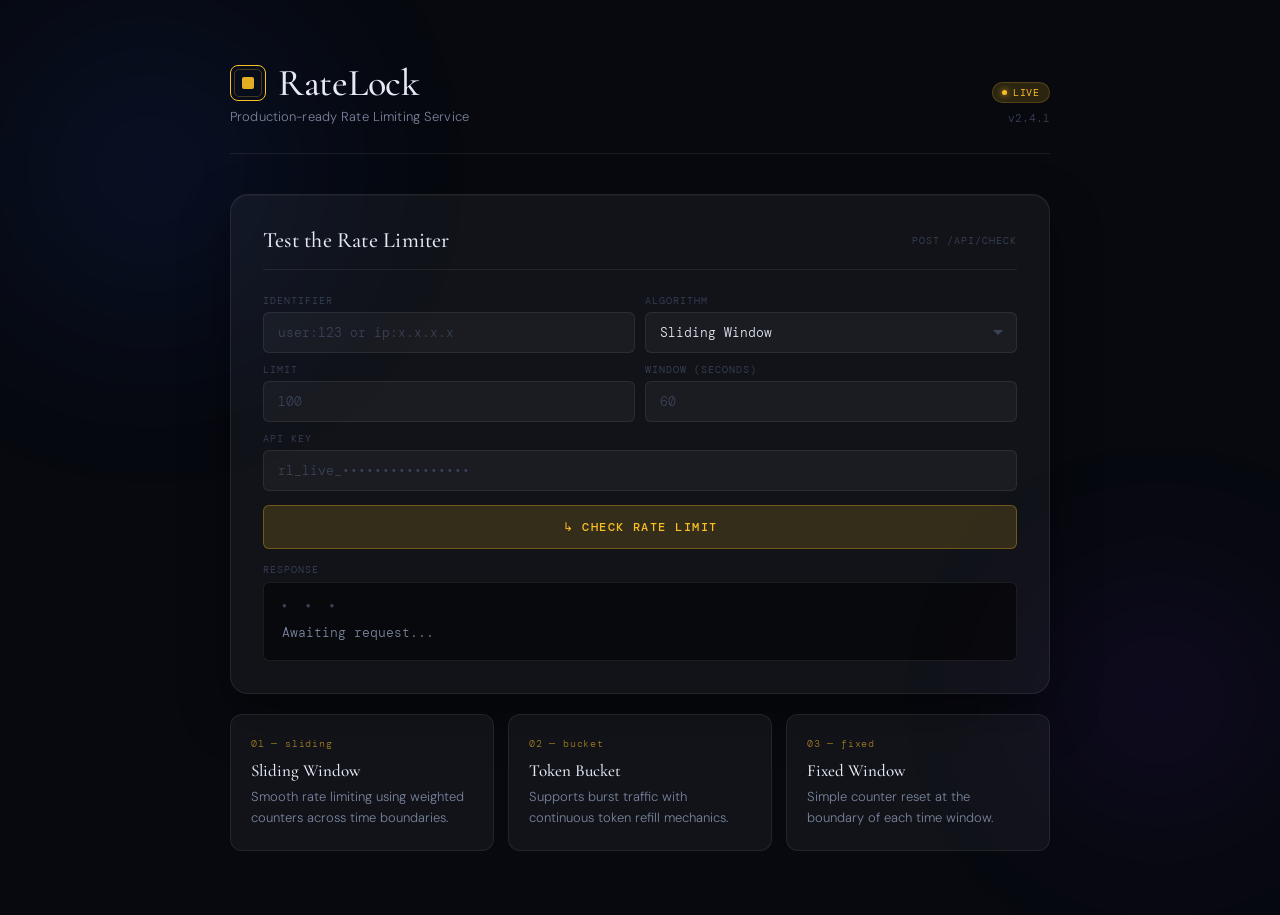
<file: frontend/index.html>
<!DOCTYPE html>
<html lang="en">
<head>
<meta charset="UTF-8">
<meta name="viewport" content="width=device-width, initial-scale=1">
<title>RateLock</title>
<link href="https://fonts.googleapis.com/css2?family=Cormorant+Garamond:wght@400;500;600&family=DM+Mono:wght@300;400;500&family=DM+Sans:wght@300;400;500&display=swap" rel="stylesheet">

<style>
:root {
  --bg:           #07090f;
  --bg-2:         #0c1018;
  --surface:      rgba(255,255,255,0.045);
  --surface-hi:   rgba(255,255,255,0.075);
  --border:       rgba(255,255,255,0.08);
  --border-hi:    rgba(251,191,36,0.4);

  --accent:       #fbbf24;
  --accent-dim:   rgba(251,191,36,0.15);
  --accent-glow:  rgba(251,191,36,0.2);

  --blue-orb:     #1d4ed8;
  --purple-orb:   #6d28d9;

  --text-1:       #e4e9f5;
  --text-2:       #7a859e;
  --text-3:       #3a4358;

  --mono:         'DM Mono', monospace;
  --sans:         'DM Sans', sans-serif;
  --display:      'Cormorant Garamond', serif;

  --r-sm:         6px;
  --r-md:         12px;
  --r-lg:         18px;
  --ease:         cubic-bezier(0.4, 0, 0.2, 1);
}

*, *::before, *::after { box-sizing: border-box; margin: 0; padding: 0; }

body {
  background: var(--bg);
  color: var(--text-1);
  font-family: var(--sans);
  font-weight: 300;
  min-height: 100vh;
  display: flex;
  justify-content: center;
  align-items: flex-start;
  padding: 64px 20px;
  -webkit-font-smoothing: antialiased;
  overflow-x: hidden;
}

/* ── Ambient Orbs ── */
.bg-blur {
  position: fixed;
  border-radius: 50%;
  pointer-events: none;
  z-index: 0;
}
.bg-blur.one {
  width: 500px; height: 500px;
  background: radial-gradient(circle, var(--blue-orb), transparent 65%);
  filter: blur(90px);
  opacity: 0.18;
  top: -80px; left: -100px;
}
.bg-blur.two {
  width: 400px; height: 400px;
  background: radial-gradient(circle, var(--purple-orb), transparent 65%);
  filter: blur(80px);
  opacity: 0.14;
  bottom: 0; right: -80px;
}

/* ── Container ── */
.container {
  width: min(820px, 100%);
  position: relative;
  z-index: 1;
  animation: fadeUp 0.6s var(--ease) both;
}

@keyframes fadeUp {
  from { opacity: 0; transform: translateY(18px); }
  to   { opacity: 1; transform: translateY(0); }
}

/* ── Header ── */
.header {
  margin-bottom: 40px;
  padding-bottom: 28px;
  border-bottom: 1px solid var(--border);
  display: flex;
  align-items: flex-end;
  justify-content: space-between;
  gap: 20px;
  flex-wrap: wrap;
}

.header-left { display: flex; flex-direction: column; gap: 6px; }

.wordmark {
  display: flex;
  align-items: center;
  gap: 12px;
}

.logo-mark {
  width: 36px; height: 36px;
  border: 1.5px solid var(--accent);
  border-radius: 8px;
  display: flex; align-items: center; justify-content: center;
  position: relative;
  flex-shrink: 0;
}
.logo-mark::before {
  content: '';
  width: 12px; height: 12px;
  background: var(--accent);
  border-radius: 2px;
  opacity: 0.9;
}
.logo-mark::after {
  content: '';
  position: absolute;
  inset: 3px;
  border: 1px solid rgba(251,191,36,0.25);
  border-radius: 5px;
}

h1 {
  font-family: var(--display);
  font-size: 38px;
  font-weight: 500;
  letter-spacing: -0.3px;
  color: var(--text-1);
  line-height: 1;
}

.badge {
  display: inline-flex;
  align-items: center;
  gap: 6px;
  font-family: var(--mono);
  font-size: 10px;
  font-weight: 400;
  color: var(--accent);
  background: var(--accent-dim);
  border: 1px solid rgba(251,191,36,0.2);
  padding: 3px 9px;
  border-radius: 20px;
  letter-spacing: 0.08em;
  text-transform: uppercase;
}
.badge::before {
  content: '';
  width: 5px; height: 5px;
  background: var(--accent);
  border-radius: 50%;
  box-shadow: 0 0 6px var(--accent);
  animation: pulse 2s infinite;
}
@keyframes pulse {
  0%, 100% { opacity: 1; }
  50%       { opacity: 0.4; }
}

.subtitle {
  font-size: 13px;
  color: var(--text-2);
  font-weight: 300;
  letter-spacing: 0.01em;
}

.version-tag {
  font-family: var(--mono);
  font-size: 11px;
  color: var(--text-3);
  align-self: flex-end;
}

/* ── Card ── */
.card {
  background: var(--surface);
  border: 1px solid var(--border);
  border-radius: var(--r-lg);
  padding: 32px;
  margin-bottom: 20px;
  backdrop-filter: blur(16px);
  -webkit-backdrop-filter: blur(16px);
  box-shadow: 0 1px 0 rgba(255,255,255,0.04) inset, 0 20px 50px rgba(0,0,0,0.4);
  animation: fadeUp 0.6s var(--ease) 0.1s both;
}

.card-header {
  display: flex;
  align-items: center;
  justify-content: space-between;
  margin-bottom: 24px;
  padding-bottom: 16px;
  border-bottom: 1px solid var(--border);
}

h2 {
  font-family: var(--display);
  font-size: 22px;
  font-weight: 500;
  color: var(--text-1);
  letter-spacing: 0.01em;
}

.card-tag {
  font-family: var(--mono);
  font-size: 10px;
  color: var(--text-3);
  letter-spacing: 0.1em;
  text-transform: uppercase;
}

/* ── Form Grid ── */
.form-grid {
  display: grid;
  grid-template-columns: 1fr 1fr;
  gap: 10px;
  margin-bottom: 10px;
}

.form-grid .full { grid-column: 1 / -1; }

.field {
  display: flex;
  flex-direction: column;
  gap: 5px;
}

label {
  font-family: var(--mono);
  font-size: 10px;
  color: var(--text-3);
  letter-spacing: 0.1em;
  text-transform: uppercase;
}

input, select {
  width: 100%;
  padding: 11px 14px;
  background: rgba(255,255,255,0.04);
  border: 1px solid var(--border);
  border-radius: var(--r-sm);
  color: var(--text-1);
  font-family: var(--mono);
  font-size: 13px;
  font-weight: 300;
  outline: none;
  transition: border-color 0.2s var(--ease), background 0.2s var(--ease), box-shadow 0.2s var(--ease);
  -webkit-appearance: none;
}

input:focus, select:focus {
  border-color: var(--border-hi);
  background: rgba(251,191,36,0.04);
  box-shadow: 0 0 0 3px rgba(251,191,36,0.08);
}

input::placeholder { color: var(--text-3); }

select {
  cursor: pointer;
  background-image: url("data:image/svg+xml,%3Csvg xmlns='http://www.w3.org/2000/svg' width='12' height='12' viewBox='0 0 12 12'%3E%3Cpath fill='%233a4358' d='M6 8L1 3h10z'/%3E%3C/svg%3E");
  background-repeat: no-repeat;
  background-position: right 12px center;
  padding-right: 32px;
}

select option { background: #0c1018; color: var(--text-1); }

/* ── Button ── */
button {
  width: 100%;
  padding: 13px;
  margin-top: 4px;
  background: var(--accent-dim);
  border: 1px solid rgba(251,191,36,0.3);
  border-radius: var(--r-sm);
  color: var(--accent);
  font-family: var(--mono);
  font-size: 12px;
  font-weight: 500;
  letter-spacing: 0.12em;
  text-transform: uppercase;
  cursor: pointer;
  transition: all 0.2s var(--ease);
  position: relative;
  overflow: hidden;
}

button::after {
  content: '';
  position: absolute;
  inset: 0;
  background: linear-gradient(to bottom, rgba(251,191,36,0.06), transparent);
  opacity: 0;
  transition: opacity 0.2s;
}

button:hover {
  background: rgba(251,191,36,0.2);
  border-color: rgba(251,191,36,0.55);
  transform: translateY(-1px);
  box-shadow: 0 6px 20px var(--accent-glow);
}
button:hover::after { opacity: 1; }
button:active { transform: translateY(0); }

/* ── Result Panel ── */
.result-wrapper {
  margin-top: 14px;
  position: relative;
}

.result-label {
  font-family: var(--mono);
  font-size: 10px;
  color: var(--text-3);
  letter-spacing: 0.1em;
  text-transform: uppercase;
  margin-bottom: 6px;
}

pre {
  background: rgba(0,0,0,0.5);
  border: 1px solid var(--border);
  border-radius: var(--r-sm);
  padding: 16px 18px;
  font-family: var(--mono);
  font-size: 12.5px;
  line-height: 1.7;
  color: var(--text-2);
  min-height: 52px;
  overflow-x: auto;
  position: relative;
}

pre::before {
  content: '●  ●  ●';
  display: block;
  font-size: 8px;
  color: var(--text-3);
  letter-spacing: 3px;
  margin-bottom: 10px;
}

/* ── Info Cards ── */
.info {
  display: grid;
  grid-template-columns: repeat(3, 1fr);
  gap: 14px;
  animation: fadeUp 0.6s var(--ease) 0.2s both;
}

.info-card {
  background: var(--surface);
  border: 1px solid var(--border);
  border-radius: var(--r-md);
  padding: 22px 20px;
  transition: all 0.25s var(--ease);
  position: relative;
  overflow: hidden;
}

.info-card::before {
  content: '';
  position: absolute;
  top: 0; left: 0; right: 0;
  height: 2px;
  background: linear-gradient(90deg, var(--accent), transparent);
  opacity: 0;
  transition: opacity 0.25s;
}

.info-card:hover {
  border-color: rgba(255,255,255,0.14);
  transform: translateY(-3px);
  box-shadow: 0 10px 28px rgba(0,0,0,0.35);
}

.info-card:hover::before { opacity: 1; }

.info-card-index {
  font-family: var(--mono);
  font-size: 10px;
  color: var(--accent);
  opacity: 0.6;
  letter-spacing: 0.08em;
  margin-bottom: 10px;
  display: block;
}

h3 {
  font-family: var(--display);
  font-size: 17px;
  font-weight: 500;
  color: var(--text-1);
  margin-bottom: 6px;
}

.info-card p {
  font-size: 13px;
  color: var(--text-2);
  line-height: 1.6;
  font-weight: 300;
}

/* ── Responsive ── */
@media (max-width: 600px) {
  .form-grid { grid-template-columns: 1fr; }
  .info { grid-template-columns: 1fr; }
  .header { flex-direction: column; align-items: flex-start; }
  h1 { font-size: 30px; }
}
</style>
</head>

<body>

<div class="bg-blur one"></div>
<div class="bg-blur two"></div>

<div class="container">

  <header class="header">
    <div class="header-left">
      <div class="wordmark">
        <div class="logo-mark"></div>
        <h1>RateLock</h1>
      </div>
      <p class="subtitle">Production-ready Rate Limiting Service</p>
    </div>
    <div style="display:flex;flex-direction:column;align-items:flex-end;gap:8px">
      <span class="badge">Live</span>
      <span class="version-tag">v2.4.1</span>
    </div>
  </header>

  <div class="card">
    <div class="card-header">
      <h2>Test the Rate Limiter</h2>
      <span class="card-tag">POST /api/check</span>
    </div>

    <div class="form-grid">
      <div class="field">
        <label for="identifier">Identifier</label>
        <input id="identifier" placeholder="user:123 or ip:x.x.x.x">
      </div>
      <div class="field">
        <label for="algorithm">Algorithm</label>
        <select id="algorithm">
          <option value="sliding_window">Sliding Window</option>
          <option value="fixed_window">Fixed Window</option>
          <option value="token_bucket">Token Bucket</option>
        </select>
      </div>
      <div class="field">
        <label for="limit">Limit</label>
        <input id="limit" type="number" placeholder="100">
      </div>
      <div class="field">
        <label for="window">Window (seconds)</label>
        <input id="window" type="number" placeholder="60">
      </div>
      <div class="field full">
        <label for="apikey">API Key</label>
        <input id="apikey" placeholder="rl_live_••••••••••••••••">
      </div>
    </div>

    <button onclick="sendRequest()">↳ Check Rate Limit</button>

    <div class="result-wrapper">
      <div class="result-label">Response</div>
      <pre id="result">Awaiting request...</pre>
    </div>
  </div>

  <div class="info">
    <div class="info-card">
      <span class="info-card-index">01 — sliding</span>
      <h3>Sliding Window</h3>
      <p>Smooth rate limiting using weighted counters across time boundaries.</p>
    </div>
    <div class="info-card">
      <span class="info-card-index">02 — bucket</span>
      <h3>Token Bucket</h3>
      <p>Supports burst traffic with continuous token refill mechanics.</p>
    </div>
    <div class="info-card">
      <span class="info-card-index">03 — fixed</span>
      <h3>Fixed Window</h3>
      <p>Simple counter reset at the boundary of each time window.</p>
    </div>
  </div>

</div>

<script src="app.js"></script>
</body>
</html>
</file>
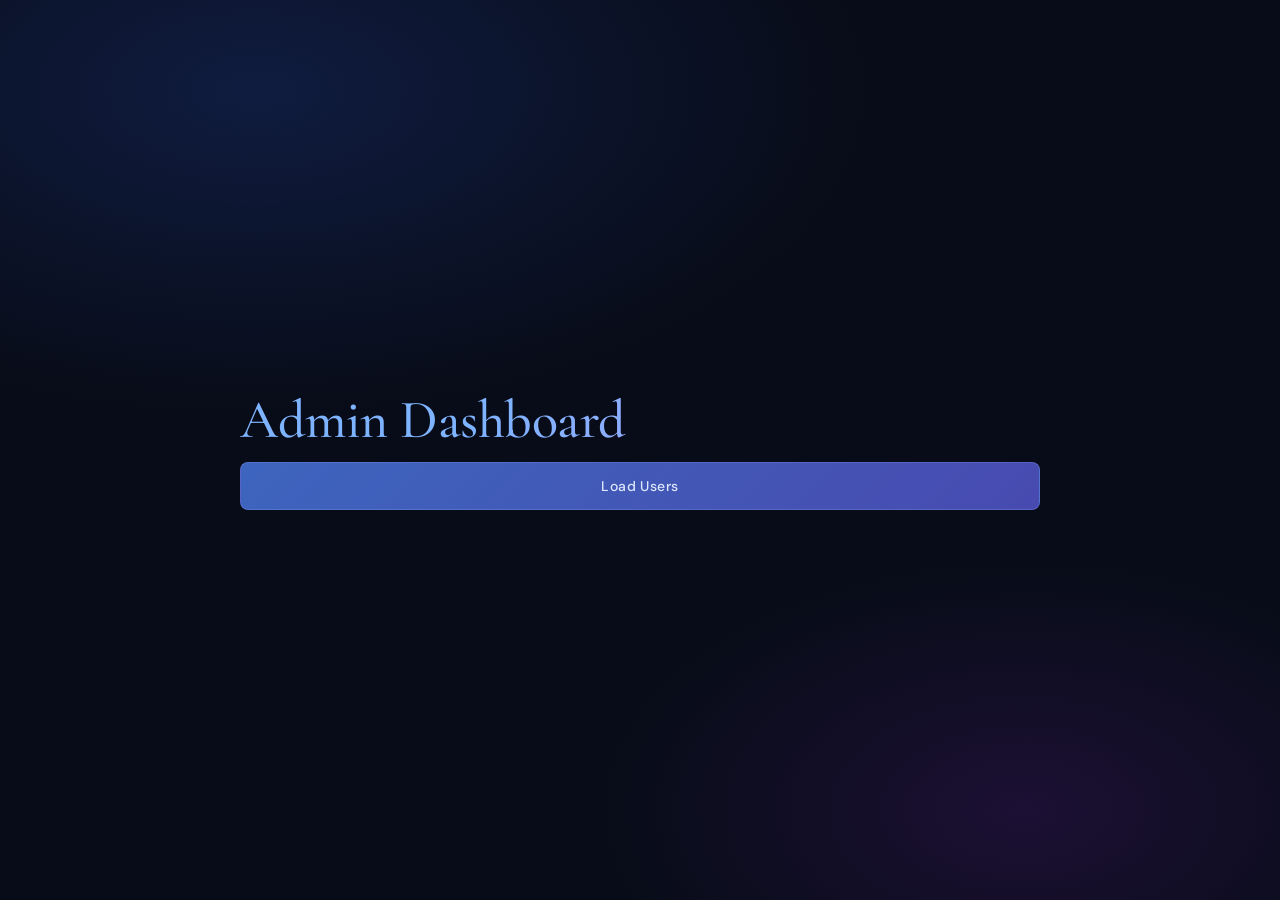
<file: frontend/admin.html>
<!DOCTYPE html>
<html>

<head>

<title>RateLock Admin</title>

<link rel="stylesheet" href="style.css">

</head>

<body>

<div class="container">

<h1>Admin Dashboard</h1>

<button onclick="loadUsers()">Load Users</button>

<div id="users"></div>

</div>

<script src="admin.js"></script>

</body>

</html>
</file>
<file: frontend/style.css>
@import url('https://fonts.googleapis.com/css2?family=Cormorant+Garamond:wght@300;400;500;600&family=DM+Sans:wght@300;400;500&display=swap');

:root {
  --bg-deep:       #080c18;
  --bg-mid:        #0d1526;
  --surface:       rgba(255, 255, 255, 0.055);
  --surface-hover: rgba(255, 255, 255, 0.09);
  --border:        rgba(255, 255, 255, 0.10);
  --border-focus:  rgba(148, 163, 255, 0.45);

  --accent-1:      #7eb3ff;
  --accent-2:      #b49dff;
  --accent-glow:   rgba(99, 140, 255, 0.35);

  --text-primary:  #e8edf7;
  --text-muted:    #8a96b0;
  --text-faint:    #4e5872;

  --radius-sm:     8px;
  --radius-md:     14px;
  --radius-lg:     20px;

  --blur-card:     blur(20px);
  --blur-orb:      blur(100px);

  --transition:    all 0.25s cubic-bezier(0.4, 0, 0.2, 1);
}

*, *::before, *::after {
  box-sizing: border-box;
  margin: 0;
  padding: 0;
}

body {
  background-color: var(--bg-deep);
  background-image:
    radial-gradient(ellipse 80% 60% at 20% 10%, rgba(30, 58, 138, 0.35) 0%, transparent 60%),
    radial-gradient(ellipse 60% 50% at 80% 90%, rgba(88, 28, 135, 0.25) 0%, transparent 55%);
  color: var(--text-primary);
  font-family: 'DM Sans', sans-serif;
  font-weight: 300;
  min-height: 100vh;
  display: flex;
  justify-content: center;
  align-items: center;
  -webkit-font-smoothing: antialiased;
}

/* ── Layout ── */

.container {
  width: min(800px, 92vw);
  padding: 48px 0;
}

/* ── Typography ── */

h1 {
  font-family: 'Cormorant Garamond', serif;
  font-size: clamp(36px, 5vw, 54px);
  font-weight: 500;
  letter-spacing: -0.5px;
  line-height: 1.1;
  background: linear-gradient(115deg, var(--accent-1) 30%, var(--accent-2));
  -webkit-background-clip: text;
  -webkit-text-fill-color: transparent;
  background-clip: text;
}

h2, h3 {
  font-family: 'Cormorant Garamond', serif;
  font-weight: 400;
  letter-spacing: 0.01em;
}

.subtitle {
  color: var(--text-muted);
  font-size: 15px;
  font-weight: 300;
  line-height: 1.6;
  margin-bottom: 36px;
  margin-top: 8px;
}

/* ── Glass Card ── */

.card {
  background: var(--surface);
  backdrop-filter: var(--blur-card);
  -webkit-backdrop-filter: var(--blur-card);
  border: 1px solid var(--border);
  border-radius: var(--radius-lg);
  padding: 32px;
  box-shadow:
    0 1px 0 rgba(255,255,255,0.06) inset,
    0 12px 40px rgba(0, 0, 0, 0.4);
  margin-bottom: 24px;
}

/* ── Inputs ── */

input,
select {
  width: 100%;
  padding: 13px 16px;
  margin: 8px 0;
  border: 1px solid var(--border);
  border-radius: var(--radius-sm);
  background: rgba(255, 255, 255, 0.06);
  color: var(--text-primary);
  font-family: 'DM Sans', sans-serif;
  font-size: 14px;
  font-weight: 300;
  outline: none;
  transition: var(--transition);
}

input:focus,
select:focus {
  border-color: var(--border-focus);
  background: rgba(255, 255, 255, 0.09);
  box-shadow: 0 0 0 3px rgba(99, 140, 255, 0.12);
}

input::placeholder {
  color: var(--text-faint);
}

select option {
  background: var(--bg-mid);
  color: var(--text-primary);
}

/* ── Button ── */

button {
  width: 100%;
  padding: 14px;
  margin-top: 12px;
  background: linear-gradient(135deg, rgba(79, 131, 246, 0.75), rgba(99, 102, 241, 0.7));
  border: 1px solid rgba(148, 163, 255, 0.25);
  border-radius: var(--radius-sm);
  color: #dde8ff;
  font-family: 'DM Sans', sans-serif;
  font-size: 14px;
  font-weight: 500;
  letter-spacing: 0.03em;
  cursor: pointer;
  transition: var(--transition);
  position: relative;
  overflow: hidden;
}

button::before {
  content: '';
  position: absolute;
  inset: 0;
  background: linear-gradient(135deg, rgba(255,255,255,0.08), transparent);
  opacity: 0;
  transition: opacity 0.25s;
}

button:hover {
  transform: translateY(-2px);
  box-shadow: 0 8px 24px var(--accent-glow);
  border-color: rgba(148, 163, 255, 0.45);
}

button:hover::before {
  opacity: 1;
}

button:active {
  transform: translateY(0);
}

/* ── Info Row ── */

.info {
  display: flex;
  gap: 16px;
}

.info-card {
  background: var(--surface);
  backdrop-filter: var(--blur-card);
  -webkit-backdrop-filter: var(--blur-card);
  border: 1px solid var(--border);
  border-radius: var(--radius-md);
  padding: 22px 24px;
  flex: 1;
  transition: var(--transition);
  box-shadow: 0 4px 20px rgba(0,0,0,0.25);
}

.info-card:hover {
  transform: translateY(-4px);
  border-color: rgba(255,255,255,0.18);
  box-shadow: 0 12px 32px rgba(0,0,0,0.35);
}

/* ── Code Block ── */

pre {
  background: rgba(0, 0, 0, 0.45);
  border: 1px solid var(--border);
  border-radius: var(--radius-sm);
  padding: 18px 20px;
  margin-top: 16px;
  font-size: 13px;
  line-height: 1.65;
  color: var(--text-muted);
  overflow-x: auto;
}

/* ── Ambient Orbs ── */

.bg-blur {
  position: fixed;
  border-radius: 50%;
  filter: var(--blur-orb);
  opacity: 0.3;
  pointer-events: none;
  z-index: -1;
}

.bg-blur.one {
  width: 360px;
  height: 360px;
  background: radial-gradient(circle, #3b6ff5, transparent 70%);
  top: 8vh;
  left: 8vw;
}

.bg-blur.two {
  width: 300px;
  height: 300px;
  background: radial-gradient(circle, #8b3cf7, transparent 70%);
  bottom: 10vh;
  right: 10vw;
}
</file>
